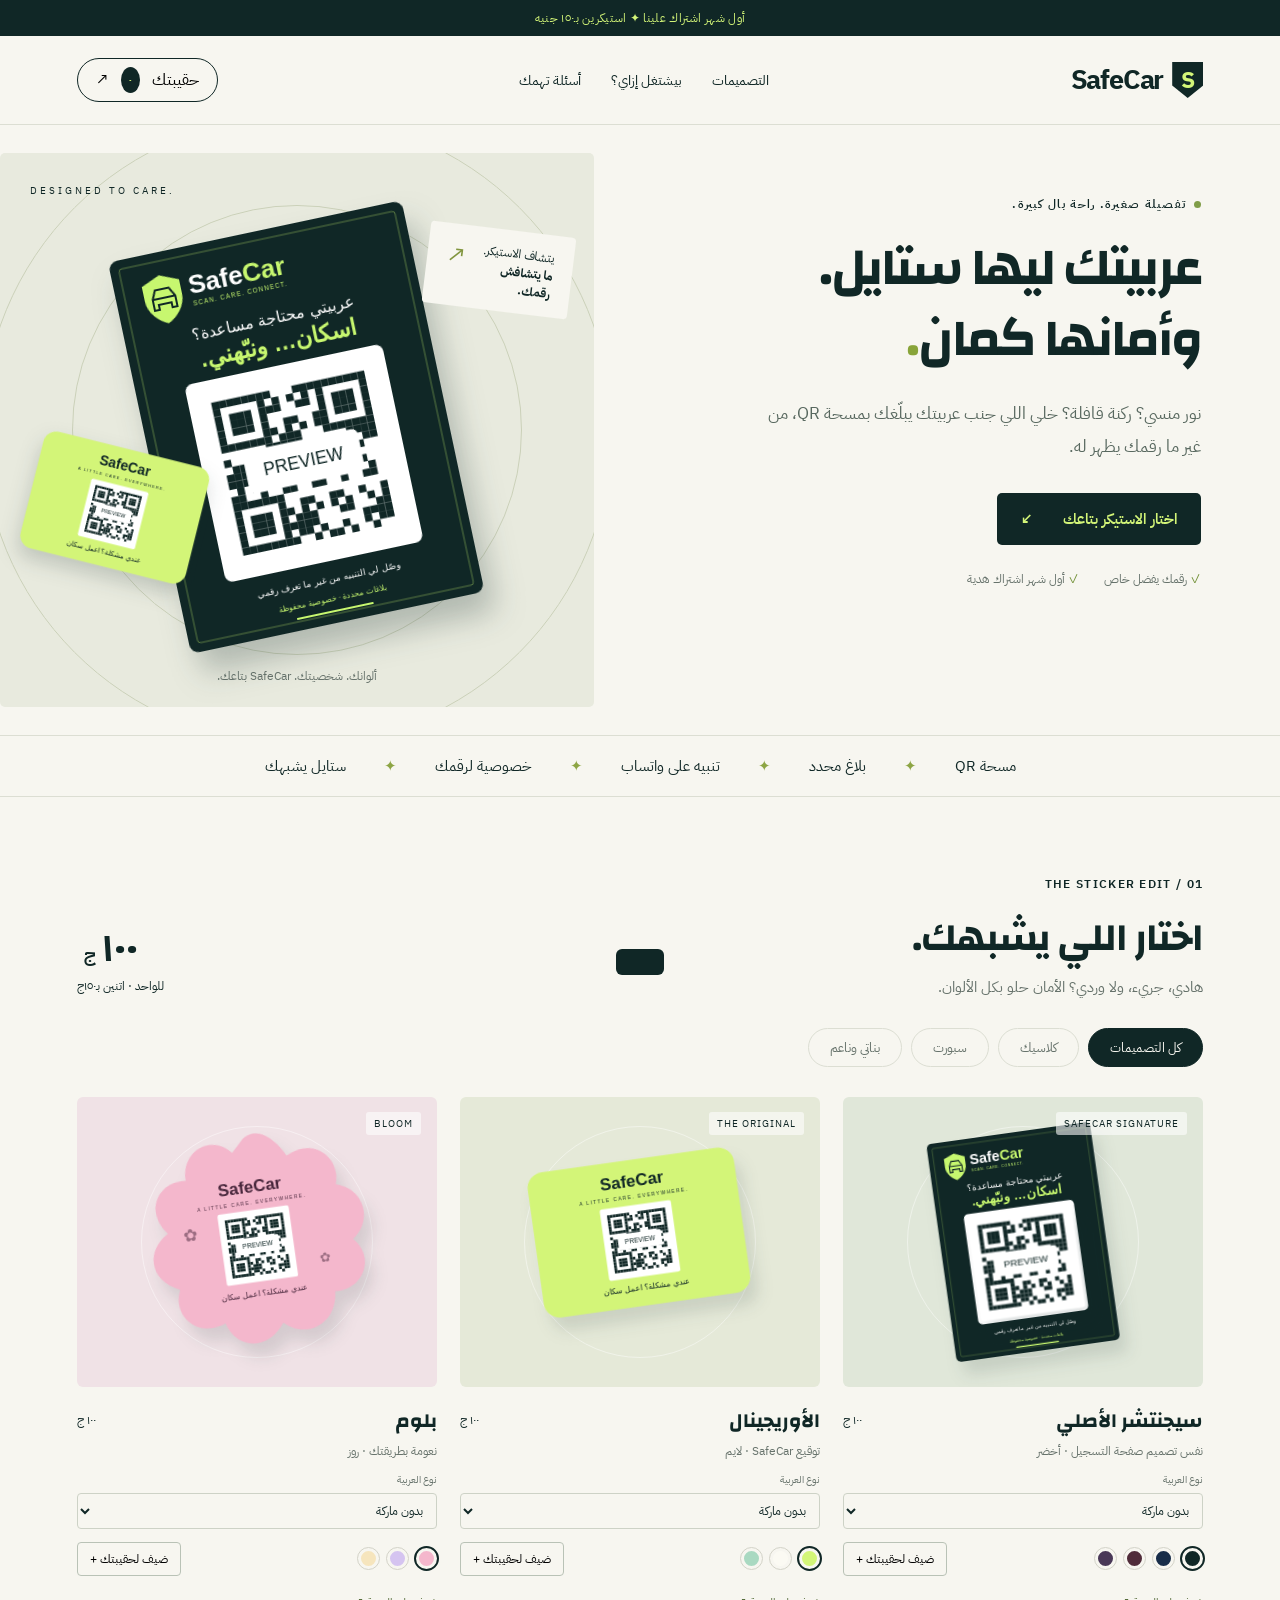
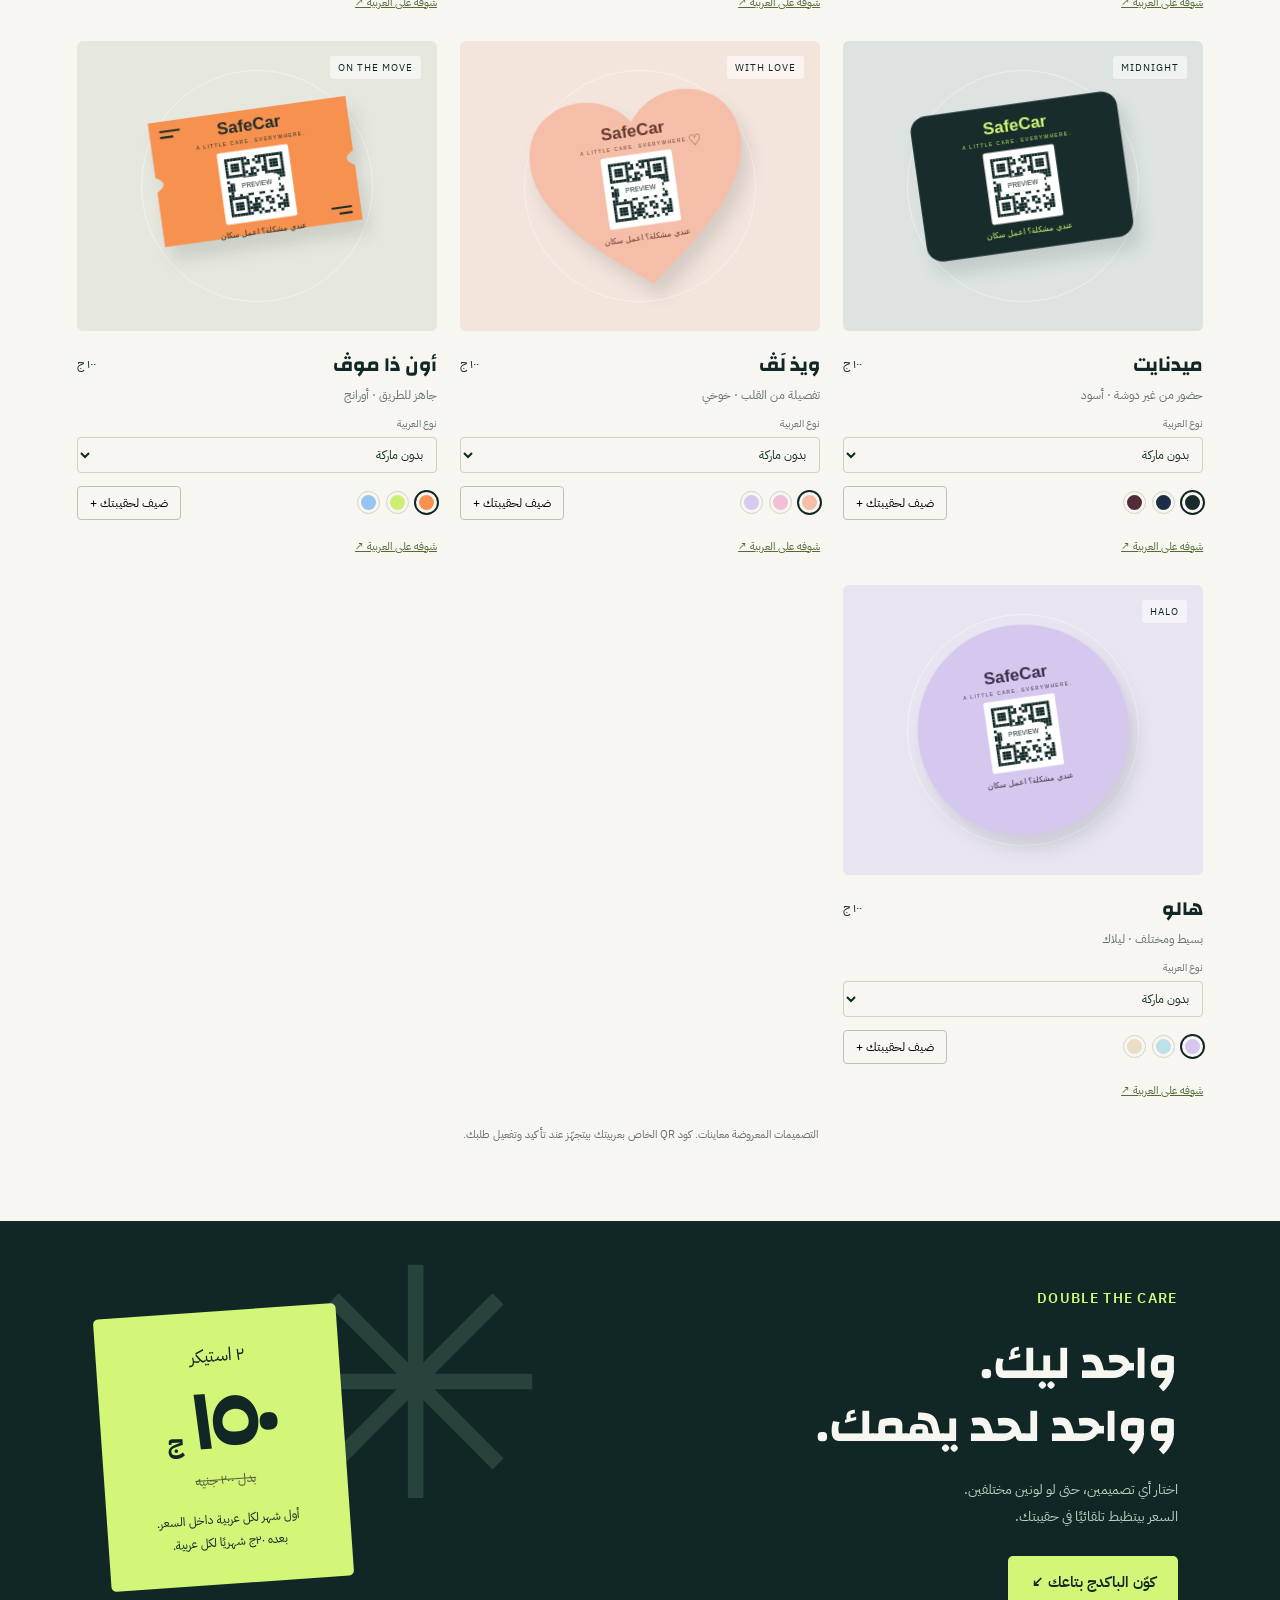
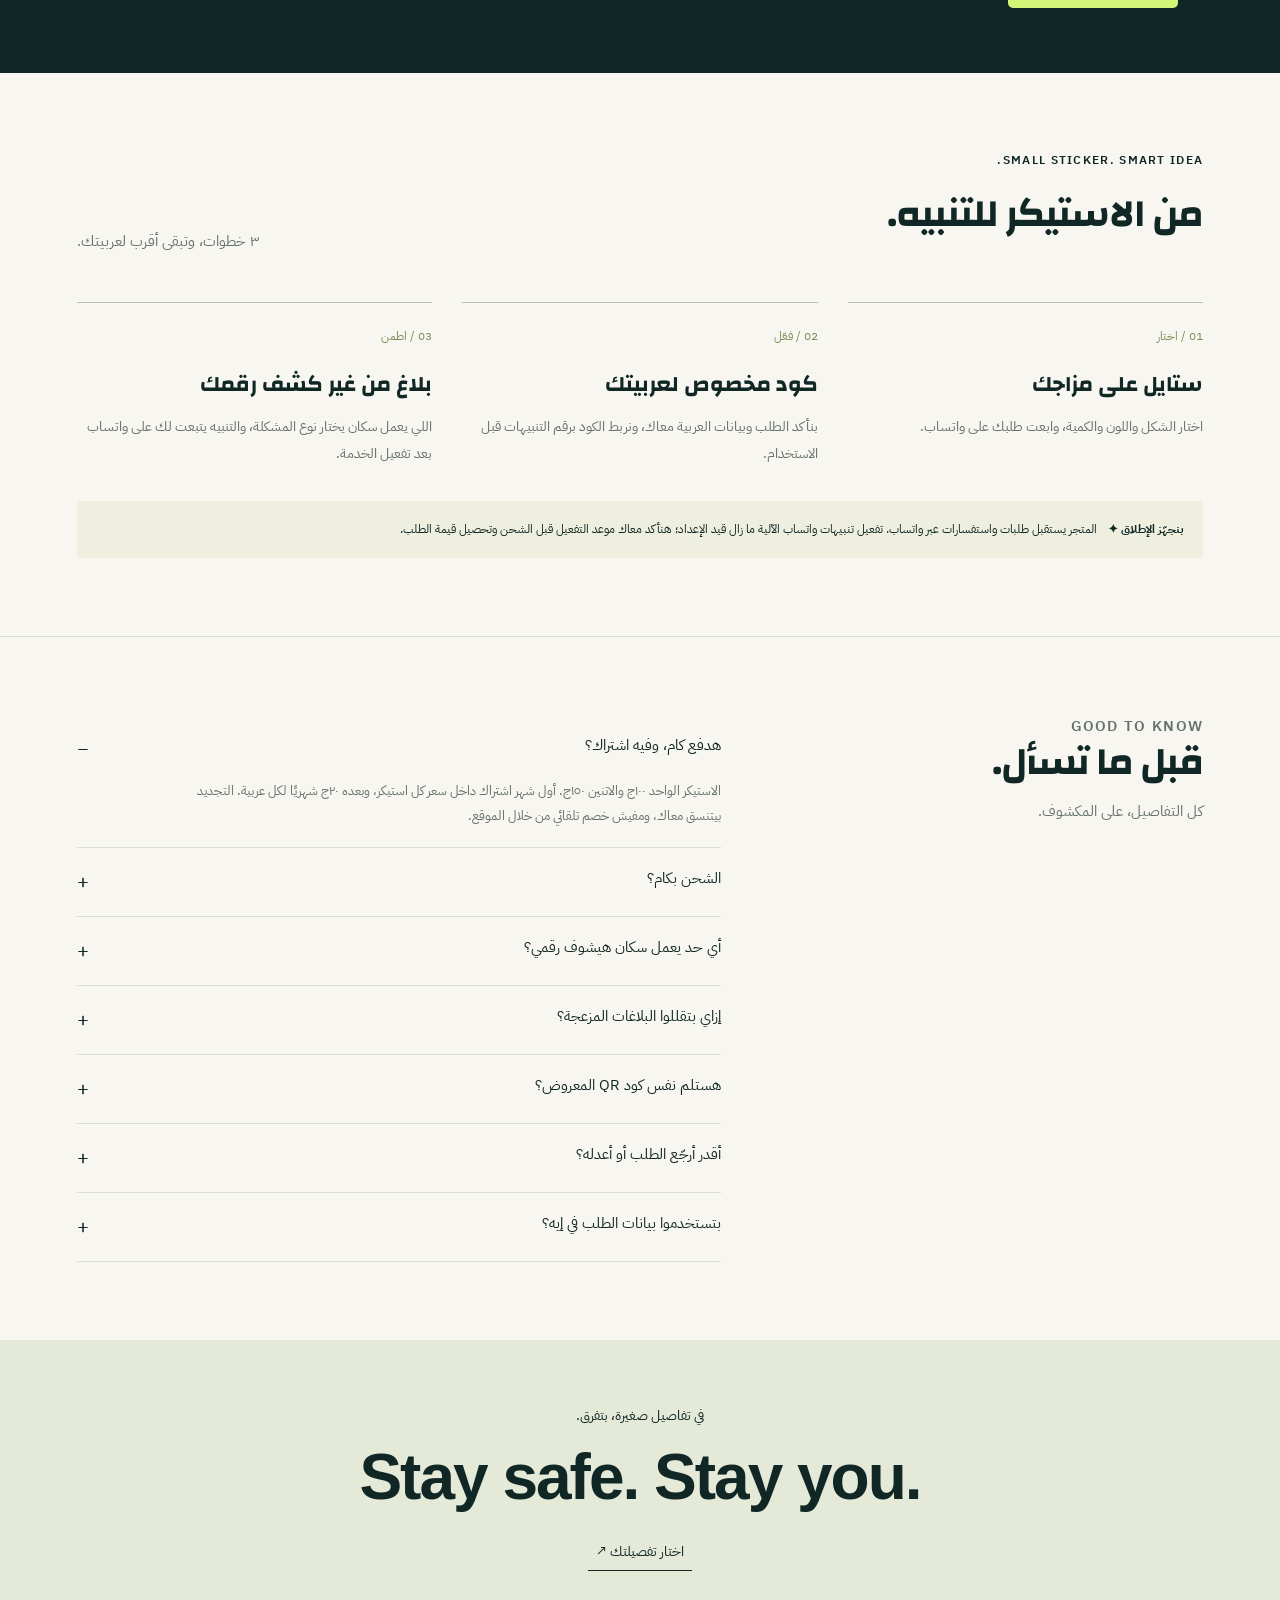
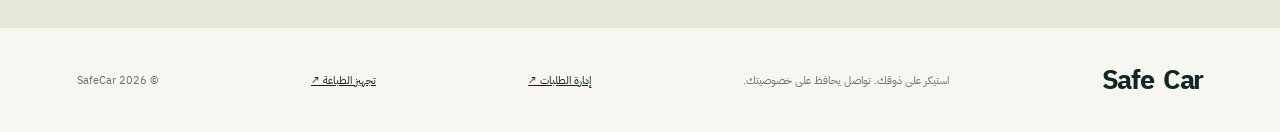
<file: store/index.html>
<!doctype html>
<html lang="ar" dir="rtl"><head><meta charset="utf-8"><meta name="viewport" content="width=device-width,initial-scale=1"><meta name="theme-color" content="#102726"><meta name="description" content="اختار استيكر SafeCar على ذوقك. واحد بـ100 جنيه واتنين بـ150. أول شهر اشتراك هدية، وبعده 20 جنيه لكل عربية شهريًا."><title>SafeCar — أمان عربيتك، على ذوقك</title><link rel="stylesheet" href="style.css"></head>
<body><div class="announcement">أول شهر اشتراك علينا ✦ استيكرين بـ١٥٠ جنيه</div><header><a class="brand" href="#" aria-label="SafeCar الرئيسية"><span class="brand-icon">S</span><span dir="ltr">Safe<span>Car</span></span></a><nav aria-label="القائمة الرئيسية"><a href="#collection">التصميمات</a><a href="#how">بيشتغل إزاي؟</a><a href="#questions">أسئلة تهمك</a></nav><button class="bag" id="bag" aria-label="فتح سلة المشتريات">حقيبتك <span id="count">٠</span> ↗</button></header>
<main><section class="hero"><div class="hero-copy"><p class="eyebrow"><span></span> تفصيلة صغيرة. راحة بال كبيرة.</p><h1>عربيتك ليها ستايل.<br>وأمانها كمان<span class="dot">.</span></h1><p class="lead">نور منسي؟ ركنة قافلة؟ خلي اللي جنب عربيتك يبلّغك بمسحة QR، من غير ما رقمك يظهر له.</p><a class="primary" href="#collection">اختار الاستيكر بتاعك <span>↙</span></a><div class="hero-facts"><span>رقمك يفضل خاص</span><span>أول شهر اشتراك هدية</span></div></div><div class="hero-art" aria-label="نماذج استيكرات SafeCar"><div class="orbit orbit1"></div><div class="orbit orbit2"></div><span class="tiny-label">DESIGNED TO CARE.</span><div id="heroSticker" class="hero-sticker"></div><div id="heroMini" class="hero-mini"></div><div class="float-note"><span>↗</span> يتشاف الاستيكر.<br><b>ما يتشافش رقمك.</b></div><p class="art-caption">ألوانك. شخصيتك. SafeCar بتاعك.</p></div></section>
<div class="ribbon"><span>مسحة QR</span><i>✦</i><span>بلاغ محدد</span><i>✦</i><span>تنبيه على واتساب</span><i>✦</i><span>خصوصية لرقمك</span><i>✦</i><span>ستايل يشبهك</span></div>
<section id="collection" class="collection section"><div class="section-heading"><div><p class="eyebrow">THE STICKER EDIT / 01</p><h2>اختار اللي يشبهك.</h2><p>هادي، جريء، ولا وردي؟ الأمان حلو بكل الألوان.</p></div><div class="offer"><b>١٠٠<span>ج</span></b><small>للواحد · اتنين بـ١٥٠ج</small></div></div><div class="filters" role="group" aria-label="تصفية التصميمات"><button class="active" data-filter="all">كل التصميمات</button><button data-filter="classic">كلاسيك</button><button data-filter="sport">سبورت</button><button data-filter="soft">بناتي وناعم</button></div><div id="products" class="products"></div><p class="preview-note">التصميمات المعروضة معاينات. كود QR الخاص بعربيتك بيتجهّز عند تأكيد وتفعيل طلبك.</p></section>
<section class="bundle section"><div><p class="eyebrow">DOUBLE THE CARE</p><h2>واحد ليك.<br>وواحد لحد يهمك.</h2><p>اختار أي تصميمين، حتى لو لونين مختلفين.<br>السعر بيتظبط تلقائيًا في حقيبتك.</p><a href="#collection" class="primary">كوّن الباكدج بتاعك ↙</a></div><div class="bundle-price"><span>٢ استيكر</span><b>١٥٠<small>ج</small></b><del>بدل ٢٠٠ جنيه</del><p>أول شهر لكل عربية داخل السعر.<br>بعده ٢٠ج شهريًا لكل عربية.</p></div><span class="bundle-star" aria-hidden="true">✳</span></section>
<section id="how" class="section how"><div class="section-heading"><div><p class="eyebrow">SMALL STICKER. SMART IDEA.</p><h2>من الاستيكر للتنبيه.</h2></div><p>٣ خطوات، وتبقى أقرب لعربيتك.</p></div><div class="steps"><article><span>01 / اختار</span><h3>ستايل على مزاجك</h3><p>اختار الشكل واللون والكمية، وابعت طلبك على واتساب.</p></article><article><span>02 / فعّل</span><h3>كود مخصوص لعربيتك</h3><p>بنأكد الطلب وبيانات العربية معاك، ونربط الكود برقم التنبيهات قبل الاستخدام.</p></article><article><span>03 / اطمن</span><h3>بلاغ من غير كشف رقمك</h3><p>اللي يعمل سكان يختار نوع المشكلة، والتنبيه يتبعت لك على واتساب بعد تفعيل الخدمة.</p></article></div><div class="launch-notice"><b>بنجهّز الإطلاق ✦</b> المتجر يستقبل طلبات واستفسارات عبر واتساب. تفعيل تنبيهات واتساب الآلية ما زال قيد الإعداد؛ هنأكد معاك موعد التفعيل قبل الشحن وتحصيل قيمة الطلب.</div></section>
<section id="questions" class="section faq"><div><p class="eyebrow">GOOD TO KNOW</p><h2>قبل ما تسأل.</h2><p>كل التفاصيل، على المكشوف.</p></div><div class="faq-items"><details open><summary>هدفع كام، وفيه اشتراك؟</summary><p>الاستيكر الواحد ١٠٠ج والاتنين ١٥٠ج. أول شهر اشتراك داخل سعر كل استيكر، وبعده ٢٠ج شهريًا لكل عربية. التجديد بيتنسق معاك، ومفيش خصم تلقائي من خلال الموقع.</p></details><details><summary>الشحن بكام؟</summary><p>٦٠ج للقاهرة والجيزة، و٨٠ج لباقي المحافظات. بنأكد إمكانية التوصيل والموعد والعنوان معاك على واتساب قبل تأكيد الطلب.</p></details><details><summary>أي حد يعمل سكان هيشوف رقمي؟</summary><p>صفحة البلاغ ما بتعرضش رقم صاحب العربية. بتسمح باختيار بلاغ محدد لإرسال تنبيه من خلال الخدمة بعد تفعيلها.</p></details><details><summary>إزاي بتقللوا البلاغات المزعجة؟</summary><p>أنواع بلاغات محددة بدل الرسائل المفتوحة، وحدود لتكرار الإرسال، وتصوير من كاميرا صفحة البلاغ. الصورة تساعد في التحقق، لكنها مش ضمان كامل لصحة البلاغ.</p></details><details><summary>هستلم نفس كود QR المعروض؟</summary><p>لا، المعاينات للستايل فقط. لكل عربية كود مختلف بيتجهّز ويتربط ببياناتها عند التفعيل.</p></details><details><summary>أقدر أرجّع الطلب أو أعدله؟</summary><p>تواصل معانا قبل تأكيد الطلب لمعرفة سياسة التعديل والاستبدال والإرجاع المناسبة لحالتك. تفاصيل الطلب والتوصيل والتفعيل بتتأكد على واتساب قبل الدفع.</p></details><details><summary>بتستخدموا بيانات الطلب في إيه؟</summary><p>الموقع بيحفظ اختيارات الحقيبة على جهازك. عند تسجيل الطلب، الاسم والموبايل والعنوان وبيانات العربيات بتتحفظ في نظام SafeCar لتجهيز الطلب والتوصيل والتفعيل، وملفات الطباعة متاحة للإدارة فقط. تقدر تتواصل معانا بشأن تصحيح أو حذف بياناتك. رسالة واتساب لا تُرسل إلا لما تضغط إرسال بنفسك هناك.</p></details></div></section>
<section class="closing"><p>في تفاصيل صغيرة، بتفرق.</p><h2 dir="ltr">Stay safe. Stay you.</h2><a href="#collection">اختار تفصيلتك ↗</a></section></main><footer><a class="brand" href="#" dir="ltr">Safe<span>Car</span></a><p>استيكر على ذوقك. تواصل يحافظ على خصوصيتك.</p><a class="studio-link" href="orders.html">إدارة الطلبات ↗</a><a class="studio-link" href="print.html">تجهيز الطباعة ↗</a><small>© <span id="year"></span> SafeCar</small></footer>
<dialog id="cart"><div class="cart-header"><h2>حقيبتك <span>✦</span></h2><button id="closeCart" aria-label="إغلاق الحقيبة">✕</button></div><div id="cartContent"></div><form id="checkout"><h3>تفاصيل توصيلك</h3><div id="vehicleFields"></div><label>الاسم بالكامل<input name="name" autocomplete="name" minlength="4" maxlength="100" required placeholder="اسم المستلم"></label><div class="form-row"><label>رقم الموبايل<input name="phone" autocomplete="tel" inputmode="numeric" dir="ltr" maxlength="11" pattern="01[0125][0-9]{8}" required placeholder="010xxxxxxxx"></label><label>المحافظة<select name="city" required><option value="">اختار المحافظة</option></select></label></div><label>العنوان بالتفصيل<textarea name="address" autocomplete="street-address" minlength="10" maxlength="350" required placeholder="المنطقة، الشارع، رقم العمارة والدور"></textarea></label><label>ملاحظات <span>(اختياري)</span><input name="note" maxlength="200" placeholder="علامة مميزة أو طلب خاص"></label><div id="orderResult" role="status"></div><div id="totals" aria-live="polite"></div><p class="monthly">أول شهر داخل السعر؛ بعدها <b id="monthly"></b> (٢٠ج لكل عربية شهريًا). الاشتراك منفصل عن إجمالي الطلب الحالي.</p><label class="consent"><input type="checkbox" required> موافق على حفظ بيانات الطلب والعربيات في SafeCar لتجهيز الاستيكرات والتوصيل، وبأكد موافقة أصحاب العربيات وأرقام الطوارئ على حفظ بياناتهم واستقبال تنبيهات الخدمة بعد التفعيل. موعد التفعيل والدفع بيتأكدوا قبل اعتماد الطلب.</label><button class="primary send" type="submit">سجّل الطلب وجهّز الاستيكرات ↗</button><p class="send-note">مش هيتخصم منك أي مبلغ هنا. الطلب لا يتأكد إلا بعد الاتفاق على واتساب.</p></form></dialog><dialog id="carPreview"><div class="cart-header"><h2>تخيّله على عربيتك.</h2><button id="closePreview" aria-label="إغلاق معاينة العربية">✕</button></div><div class="car-scene"><img src="car-windshield.png" alt="معاينة توضيحية لزجاج سيارة فضية"><div id="carSticker"></div></div><div class="scene-controls"><h3 id="sceneTitle"></h3><label>تكبير المعاينة<input id="sceneSize" type="range" min="6" max="12" value="8"></label><p>الصورة توضيحية مولّدة، وليست صورة لماركة محددة. التكبير للمعاينة فقط؛ مقاس الطباعة الأساسي بعرض ٨ سم. مكان اللصق النهائي يُختار بما لا يحجب الرؤية.</p><button id="addPreview" class="primary">اختار التصميم ده +</button></div></dialog><div id="toast" role="status" aria-live="polite"></div><script src="designs.js"></script><script src="qrcode.min.js"></script><script src="app.js"></script></body></html>
</file>
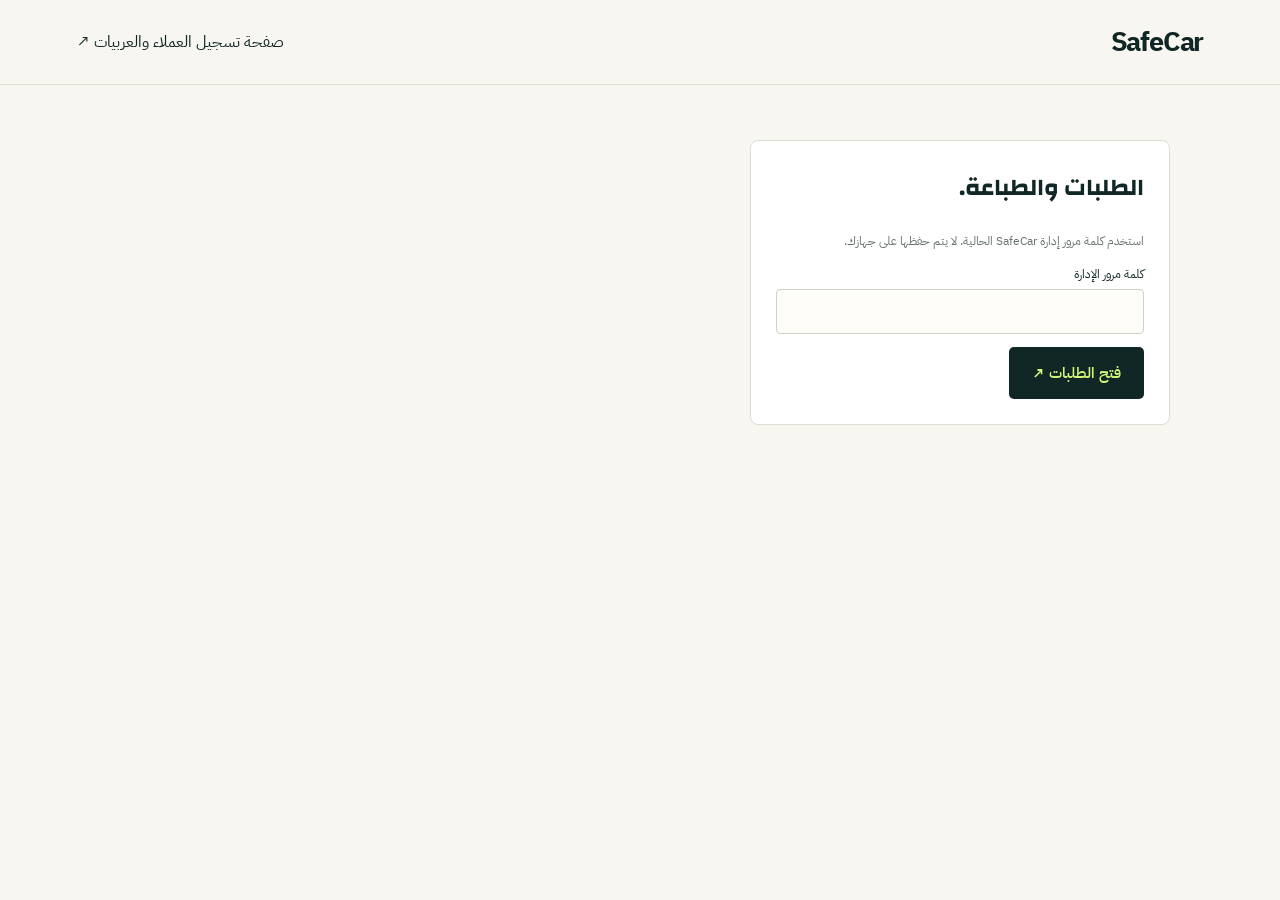
<file: store/orders.html>
<!doctype html><html lang="ar" dir="rtl"><head><meta charset="utf-8"><meta name="viewport" content="width=device-width,initial-scale=1"><meta name="robots" content="noindex"><meta name="referrer" content="no-referrer"><title>SafeCar — إدارة الطلبات والطباعة</title><link rel="stylesheet" href="style.css"><style>.admin-shell{max-width:1100px;margin:35px auto;padding:20px}.login{max-width:420px;padding:25px;border:1px solid var(--line);background:white;border-radius:8px}.admin-list{display:grid;gap:15px}.admin-order,.order-detail{padding:22px;background:white;border:1px solid var(--line);border-radius:8px}.admin-order{display:flex;align-items:center;justify-content:space-between;gap:15px}.admin-order h3{margin:0;font-size:18px}.admin-order p{font-size:12px;margin:5px 0;color:var(--muted)}.order-detail{margin-top:20px}.print-items{display:grid;grid-template-columns:repeat(auto-fit,minmax(210px,1fr));gap:20px}.print-item{background:#eef0e6;padding:20px;border-radius:6px;text-align:center}.print-item svg{max-width:200px;width:100%;height:auto;max-height:260px}.print-item button{font-size:12px;padding:10px;border:1px solid var(--line);background:var(--ink);color:var(--lime);border-radius:4px}.admin-note{font-size:12px;line-height:1.9;color:var(--muted)}#adminMsg{white-space:pre-line;font-size:13px;line-height:1.9}#adminToolbar{display:flex;gap:15px;margin:25px 0;align-items:center}#orderInfo{white-space:pre-line;font-size:13px;line-height:2}</style></head><body><header><a class="brand" href="index.html">SafeCar</a><a href="https://m01111913681-dev.github.io/Safecar/" target="_blank" rel="noopener noreferrer">صفحة تسجيل العملاء والعربيات ↗</a></header><main class="admin-shell"><section class="login" id="adminLogin"><h2>الطلبات والطباعة.</h2><p class="admin-note">استخدم كلمة مرور إدارة SafeCar الحالية. لا يتم حفظها على جهازك.</p><form id="loginForm"><label>كلمة مرور الإدارة<input type="password" id="adminPassword" autocomplete="current-password" required></label><button class="primary">فتح الطلبات ↗</button></form></section><div id="adminMsg" role="status"></div><div id="adminToolbar" hidden><button id="refreshOrders" class="primary">تحديث الطلبات</button><button id="logoutOrders" class="bag">خروج</button></div><section id="orderList" class="admin-list"></section><section id="orderDetail" class="order-detail" hidden><h2>تفاصيل الطلب وملفات الطباعة</h2><p id="orderInfo"></p><p class="admin-note">العربيات بتتسجل تلقائيًا في صفحة تسجيل العملاء بحالة موقوفة لحين مراجعة الطلب والتفعيل. ملفات PNG جاهزة للتنزيل. اختبر QR قبل التسليم. إرسال الملفات على واتساب ينتظر تفعيل الخدمة وقالب الصورة.</p><button id="notifyOwner" class="primary">إرسال ملفات الطلب لواتساب المالك</button><p id="notifyStatus" role="status" class="admin-note"></p><div id="printItems" class="print-items"></div></section></main><script src="designs.js"></script><script src="qrcode.min.js"></script><script src="orders.js"></script></body></html>
</file>
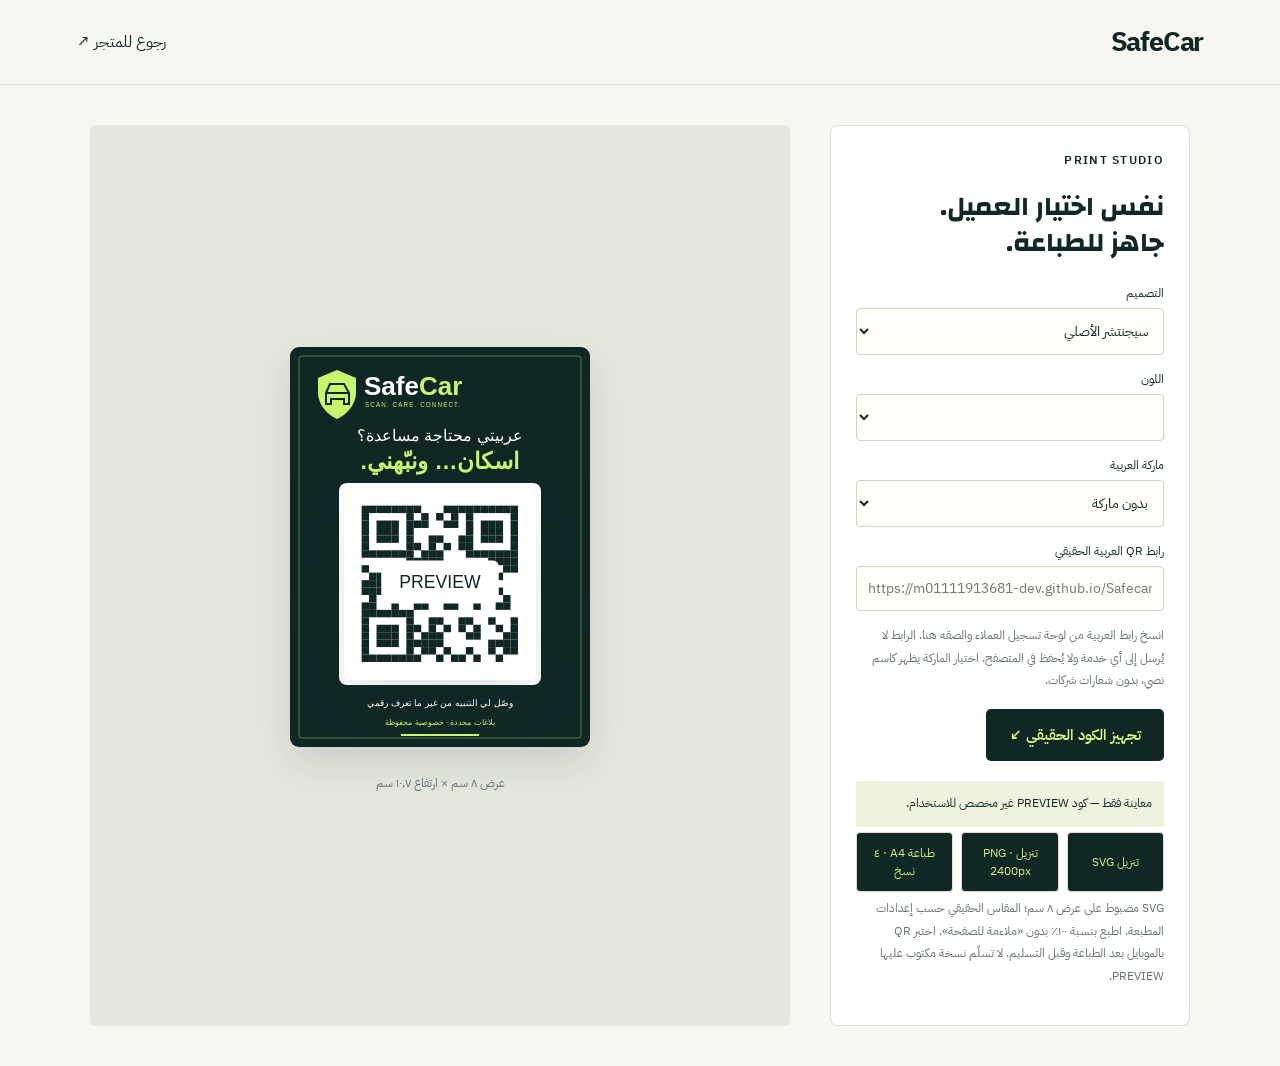
<file: store/print.html>
<!doctype html><html lang="ar" dir="rtl"><head><meta charset="utf-8"><meta name="viewport" content="width=device-width,initial-scale=1"><meta name="robots" content="noindex"><title>SafeCar — تجهيز الاستيكر للطباعة</title><link rel="stylesheet" href="style.css"><style>header{position:static}.studio{display:grid;grid-template-columns:360px 1fr;gap:40px;max-width:1150px;margin:40px auto;padding:0 25px}.controls{background:white;padding:25px;border-radius:8px;border:1px solid var(--line)}.controls h1{font-size:27px;letter-spacing:0}.studio label{margin-top:15px}.studio button{margin:5px 0}.artboard{background:#e6e8df;border-radius:6px;display:flex;flex-direction:column;align-items:center;justify-content:center;padding:25px;min-height:500px}.artboard svg{width:100%;max-width:370px;max-height:510px;filter:drop-shadow(0 15px 20px #10272622)}.studio-note{font-size:12px;line-height:1.9;color:var(--muted)}.export-row{display:flex;gap:8px;flex-wrap:wrap}.export-row button{flex:1;border:1px solid var(--line);padding:11px;background:var(--ink);color:var(--lime);border-radius:4px;font-size:12px}.status{font-size:12px;line-height:1.8;padding:12px;background:#eef2df;margin-top:15px}.print-sheet{display:none}#qrHolder{position:fixed;left:-99999px}.artboard p{font-size:12px;color:var(--muted);margin-top:20px}@media(max-width:750px){.studio{grid-template-columns:1fr;padding:0 15px;gap:20px;margin-top:20px}.artboard{grid-row:1;min-height:350px}.artboard svg{max-height:320px}}@page{size:A4;margin:10mm}@media print{body>*:not(.print-sheet){display:none!important}.print-sheet{display:grid;grid-template-columns:80mm 80mm;gap:5mm;direction:ltr}.print-sheet svg{display:block;width:80mm;height:auto;outline:.1mm dashed #aaa;break-inside:avoid}body{background:white;-webkit-print-color-adjust:exact;print-color-adjust:exact}}</style></head><body><header><a class="brand" href="index.html">SafeCar</a><a href="index.html">رجوع للمتجر ↗</a></header><main class="studio"><section class="controls"><p class="eyebrow">PRINT STUDIO</p><h1>نفس اختيار العميل.<br>جاهز للطباعة.</h1><label>التصميم<select id="design"></select></label><label>اللون<select id="color"></select></label><label>ماركة العربية<select id="car"></select></label><label>رابط QR العربية الحقيقي<input id="qrUrl" type="url" dir="ltr" autocomplete="off" placeholder="https://m01111913681-dev.github.io/Safecar/?t=..."></label><p class="studio-note">انسخ رابط العربية من لوحة تسجيل العملاء والصقه هنا. الرابط لا يُرسل إلى أي خدمة ولا يُحفظ في المتصفح. اختيار الماركة يظهر كاسم نصي، بدون شعارات شركات.</p><button id="build" class="primary">تجهيز الكود الحقيقي ↙</button><div id="printStatus" class="status" role="status">معاينة فقط — كود PREVIEW غير مخصص للاستخدام.</div><div class="export-row"><button id="svgDownload">تنزيل SVG</button><button id="pngDownload">تنزيل PNG · 2400px</button><button id="printSheet">طباعة A4 · ٤ نسخ</button></div><p class="studio-note">SVG مضبوط على عرض ٨ سم؛ المقاس الحقيقي حسب إعدادات المطبعة. اطبع بنسبة ١٠٠٪ بدون «ملاءمة للصفحة». اختبر QR بالموبايل بعد الطباعة وقبل التسليم. لا تسلّم نسخة مكتوب عليها PREVIEW.</p></section><section class="artboard"><div id="printArt"></div><p id="dimensions"></p></section></main><div id="qrHolder"></div><div class="print-sheet" id="sheet"></div><script src="designs.js"></script><script src="qrcode.min.js"></script><script src="print.js"></script></body></html>
</file>
<file: store/style.css>
@import url('https://fonts.googleapis.com/css2?family=Changa:wght@400;500;600;700;800&family=IBM+Plex+Sans+Arabic:wght@400;500;600;700&display=swap');
:root{--ink:#102726;--lime:#d3f578;--paper:#f7f6f0;--muted:#66726b;--line:#dcded3}*{box-sizing:border-box}html{scroll-behavior:smooth;scroll-padding-top:95px}body{margin:0;background:var(--paper);color:var(--ink);font-family:'IBM Plex Sans Arabic',Tahoma,sans-serif}button,input,select,textarea{font:inherit}button,a{-webkit-tap-highlight-color:transparent}button{cursor:pointer}a{color:inherit;text-decoration:none}button:focus-visible,a:focus-visible{outline:3px solid #ca5f91;outline-offset:5px}.announcement{background:var(--ink);color:var(--lime);text-align:center;font-size:12px;padding:9px;letter-spacing:.3px}header{display:flex;align-items:center;justify-content:space-between;padding:22px 6%;border-bottom:1px solid var(--line);background:var(--paper);position:sticky;top:0;z-index:10}.brand{display:flex;gap:9px;align-items:center;font-size:27px;font-weight:800;letter-spacing:-1.2px}.brand span span,.brand>span:not(.brand-icon):last-child{color:inherit}.brand sup{font-size:10px;vertical-align:top;letter-spacing:0}.brand-icon{display:grid;place-items:center;width:31px;height:36px;background:var(--ink);color:var(--lime);font-size:23px;clip-path:polygon(0 0,100% 0,100% 65%,50% 100%,0 65%)}nav{display:flex;gap:30px;font-size:14px}nav a:hover{color:#748e30}.bag{border:1px solid var(--ink);background:transparent;border-radius:30px;padding:9px 18px}.bag span{background:var(--ink);color:var(--lime);border-radius:50%;padding:1px 7px;margin:0 8px}.hero{display:grid;grid-template-columns:1.05fr 1fr;min-height:610px;max-width:1500px;margin:auto}.hero-copy{padding:70px 12% 65px 7%}.eyebrow{font-size:12px;font-weight:600;letter-spacing:1.3px;margin:0 0 20px;display:flex;gap:8px;align-items:center}.eyebrow>span{width:7px;height:7px;border-radius:50%;background:#809d48}h1,h2,h3,p{margin-top:0}h1,h2,h3{font-family:Changa,Tahoma,sans-serif}h1{font-size:clamp(40px,4.1vw,66px);line-height:1.35;letter-spacing:-2px;margin-bottom:22px;font-weight:700}.dot{color:#88a439}.lead{font-size:17px;line-height:1.95;max-width:440px;color:#58685f;margin-bottom:30px}.primary{display:inline-flex;justify-content:space-between;align-items:center;gap:30px;background:var(--ink);color:var(--lime);border:0;border-radius:5px;padding:15px 23px;font-weight:600;font-size:15px}.primary:hover{background:#284940}.hero-facts{display:flex;gap:25px;margin-top:25px;font-size:12px;color:var(--muted)}.hero-facts span:before{content:'✓ ';color:#739239}.hero-art{position:relative;overflow:hidden;display:flex;align-items:center;justify-content:center;background:#e8eade;margin:28px 30px 28px 0;border-radius:5px;min-height:520px}.orbit{position:absolute;border:1px solid #cbd1b9;border-radius:50%;width:450px;height:450px}.orbit2{width:630px;height:630px}.tiny-label{position:absolute;top:30px;left:30px;font-size:10px;letter-spacing:3px;direction:ltr}.hero-sticker{width:300px;transform:rotate(-12deg);filter:drop-shadow(8px 22px 15px #10272640);z-index:2}.hero-mini{position:absolute;width:180px;left:22px;bottom:95px;transform:rotate(14deg);filter:drop-shadow(0 10px 10px #10272630);z-index:3}.float-note{position:absolute;right:22px;top:76px;background:var(--paper);padding:14px 19px;font-size:12px;border-radius:4px;transform:rotate(7deg);z-index:4}.float-note span{float:left;margin-right:16px;font-size:24px;color:#81953e}.art-caption{position:absolute;bottom:10px;font-size:12px;color:var(--muted)}.ribbon{display:flex;justify-content:center;align-items:center;gap:38px;border-block:1px solid var(--line);padding:19px;font-size:15px;overflow:hidden;white-space:nowrap}.ribbon i{color:#8da544;font-style:normal}.section{max-width:1380px;margin:auto;padding:78px 6%}.section-heading{display:flex;justify-content:space-between;align-items:end;margin-bottom:30px}.section-heading h2,.faq h2{font-size:39px;line-height:1.3;margin-bottom:12px;letter-spacing:-1px}.section-heading p:not(.eyebrow),.faq>div>p{color:var(--muted);font-size:15px;margin-bottom:0}.offer{text-align:left;padding-bottom:3px}.offer b{font-size:41px;line-height:1}.offer b span{font-size:18px;margin:7px}.offer small{display:block;font-size:12px;margin-top:9px}.filters{display:flex;gap:9px;margin:30px 0}.filters button{border:1px solid var(--line);background:transparent;border-radius:40px;padding:9px 21px;color:var(--muted);font-size:13px}.filters .active{color:var(--paper);background:var(--ink);border-color:var(--ink)}.products{display:grid;grid-template-columns:repeat(3,1fr);gap:30px 23px}.product-image{height:290px;display:grid;place-items:center;position:relative;border-radius:6px;overflow:hidden}.product-image:after{content:'';width:230px;height:230px;border:1px solid #ffffff70;border-radius:50%;position:absolute;pointer-events:none}.product-image svg{width:69%;max-height:220px;filter:drop-shadow(6px 14px 8px #10272620);transform:rotate(-8deg);transition:transform .35s;z-index:1}.product:hover .product-image svg{transform:rotate(0) translateY(-4px)}.product-label{position:absolute;top:15px;right:16px;font-size:10px;letter-spacing:1px;z-index:2;background:#ffffff95;border-radius:3px;padding:4px 8px}.product-title{display:flex;justify-content:space-between;align-items:center;padding-top:15px}.product-title h3{font-size:20px;margin:0}.product-title small{font-size:12px}.product-sub{font-size:12px;color:var(--muted);margin:3px 0 12px}.product-bottom{display:flex;justify-content:space-between;align-items:center;gap:8px}.swatches{display:flex;gap:8px}.swatch{width:21px;height:21px;border-radius:50%;border:3px solid var(--paper);outline:1px solid #d3d3c8;padding:0;background:var(--swatch)}.swatch.selected{outline:2px solid var(--ink)}.add{background:transparent;border:1px solid #b9c2b6;border-radius:4px;padding:7px 12px;font-size:12px}.add:hover{background:var(--ink);color:var(--lime)}.preview-note{text-align:center;font-size:11px;color:var(--muted);margin:27px 0 0}.bundle{position:relative;overflow:hidden;background:var(--ink);color:var(--paper);max-width:none;padding:65px max(8%,calc((100vw - 1190px)/2));display:flex;justify-content:space-between;gap:30px}.bundle h2{font-size:48px;line-height:1.3;margin:0 0 20px}.bundle .eyebrow{color:var(--lime)}.bundle p{font-size:14px;line-height:1.9;color:#c0cec2}.bundle .primary{background:var(--lime);color:var(--ink);margin-top:12px}.bundle-price{background:var(--lime);color:var(--ink);padding:30px 50px;transform:rotate(-4deg);text-align:center;align-self:center;position:relative;z-index:1;border-radius:5px}.bundle-price>span{font-size:18px}.bundle-price b{display:block;font-size:90px;line-height:1.1;letter-spacing:-5px}.bundle-price small{font-size:25px;letter-spacing:0;margin-right:8px}.bundle-price del{color:#52623f;font-size:13px}.bundle-price p{color:var(--ink);margin:17px 0 0;font-size:12px}.bundle-star{position:absolute;font-size:320px;left:22%;top:10px;line-height:1;color:#27433c}.steps{display:grid;grid-template-columns:repeat(3,1fr);gap:30px;margin-top:50px}.steps article{border-top:1px solid #b9c2b6;padding:20px 0}.steps article>span{font-size:12px;color:#7b8e53}.steps h3{font-size:22px;margin:17px 0 10px}.steps p{font-size:14px;line-height:1.9;color:var(--muted)}.launch-notice{padding:17px 20px;background:#eeefdf;border-radius:4px;font-size:12px;line-height:1.9}.launch-notice b{margin-left:8px}.faq{border-top:1px solid var(--line);display:grid;grid-template-columns:1fr 1.6fr;gap:80px}.faq details{border-bottom:1px solid var(--line);padding:19px 0}.faq summary{font-size:15px;cursor:pointer;list-style:none;display:flex;justify-content:space-between;gap:15px}.faq summary:after{content:'+';font-size:20px}.faq details[open] summary:after{content:'−'}.faq details p{font-size:13px;color:var(--muted);line-height:1.9;margin:15px 0 0;max-width:540px}.closing{text-align:center;background:#e5e9d8;padding:65px 20px}.closing p{font-size:14px}.closing h2{font-size:clamp(30px,5vw,65px);font-family:Arial,sans-serif;font-weight:600;letter-spacing:-2px;margin-bottom:25px}.closing a{border-bottom:1px solid;font-size:14px;padding:8px}footer{display:flex;align-items:center;justify-content:space-between;gap:25px;padding:32px 6%}footer p,footer small{font-size:11px;color:var(--muted);margin:0}dialog{position:fixed;inset:0  auto 0 0;margin:0;max-height:100dvh;height:100dvh;width:min(520px,100%);max-width:100%;border:0;background:var(--paper);color:var(--ink);padding:24px;overflow-y:auto}dialog::backdrop{background:#10272688;backdrop-filter:blur(4px)}.cart-header{display:flex;justify-content:space-between;align-items:center;border-bottom:1px solid var(--line);padding-bottom:10px}.cart-header h2{font-size:24px;margin:0}.cart-header h2 span{color:#9aaf5d}.cart-header button{border:0;background:transparent;font-size:22px;padding:10px}.cart-line{display:flex;gap:15px;align-items:center;border-bottom:1px solid var(--line);padding:20px 0}.cart-line svg{width:100px;max-height:90px}.cart-line h3{font-size:16px;margin:0}.cart-line p{font-size:12px;margin:4px 0;color:var(--muted)}.quantity{display:flex;align-items:center;gap:10px;margin-right:auto;direction:ltr}.quantity button{width:27px;height:27px;border:1px solid var(--line);background:transparent;border-radius:50%}.empty{text-align:center;padding:50px 10px;color:var(--muted)}#checkout h3{font-size:19px;margin:25px 0 15px}label{display:block;font-size:12px;margin-bottom:13px}label>span{color:var(--muted)}input:not([type=checkbox]),select,textarea{display:block;width:100%;border:1px solid #cdd2c6;background:#fffdf8;padding:11px;border-radius:4px;margin-top:6px;outline-color:#879f46;color:var(--ink);font-size:14px}textarea{resize:vertical;min-height:75px}.form-row{display:grid;grid-template-columns:1fr 1fr;gap:13px}.total-row{display:flex;justify-content:space-between;font-size:13px;margin:9px 0}.grand{font-size:18px;border-top:1px solid var(--line);padding-top:13px;margin-top:15px;font-weight:700}.saving{color:#647f2c}.monthly{font-size:12px;line-height:1.9;background:#e9edda;padding:12px;margin:16px 0}.consent{display:flex;gap:8px;align-items:start;font-size:11px;line-height:1.8}.consent input{accent-color:var(--ink);margin-top:5px;flex-shrink:0}.send{width:100%;justify-content:center}.send-note{font-size:10px;text-align:center;color:var(--muted);line-height:1.8;margin:10px 0}.cart-sub{font-size:11px;color:var(--muted)}#toast{position:fixed;bottom:25px;left:50%;transform:translateX(-50%) translateY(100px);background:var(--ink);color:var(--lime);padding:13px 24px;border-radius:6px;z-index:30;transition:transform .2s;font-size:13px;pointer-events:none;width:max-content;max-width:90%}#toast.visible{transform:translateX(-50%) translateY(0)}@media(min-width:1500px){.hero-art{margin-left:5%}}@media(max-width:850px){header{padding:16px 5%}nav{gap:15px;font-size:12px}.hero{grid-template-columns:1fr 1fr;min-height:500px}.hero-copy{padding:50px 10% 35px 5%}.hero-art{margin:20px 10px 20px 0;min-height:420px}.hero-sticker{width:220px}.hero-mini{width:125px;bottom:75px;left:10px}.float-note{top:35px;right:10px;font-size:10px}.hero-facts{gap:10px;font-size:10px}h1{font-size:37px}.lead{font-size:14px}.products{gap:25px 16px}.product-image{height:220px}.product-title h3{font-size:17px}.swatches{gap:6px}.add{padding:6px 8px;font-size:11px}.ribbon{gap:23px;font-size:13px}.faq{gap:30px}.bundle-price{padding:25px 30px}.bundle h2{font-size:40px}}@media(max-width:600px){nav{display:none}.brand{font-size:25px}.bag{padding:7px 13px;font-size:12px}.hero{display:flex;flex-direction:column}.hero-copy{padding:40px 6% 28px}.eyebrow{font-size:10px;margin-bottom:16px}h1{font-size:43px}.lead{font-size:15px;max-width:340px}.primary{padding:13px 20px}.hero-facts{font-size:11px;gap:20px}.hero-art{margin:0 5% 24px;min-height:365px}.hero-sticker{width:245px}.hero-mini{width:145px;left:20px;bottom:55px}.float-note{right:20px;top:32px}.tiny-label{top:24px;left:20px;font-size:8px}.art-caption{font-size:10px;bottom:0}.ribbon{gap:17px;font-size:11px;justify-content:flex-start;padding:16px}.section{padding:48px 5%}.section-heading{gap:15px}.section-heading h2,.faq h2{font-size:29px}.section-heading p:not(.eyebrow){font-size:12px}.offer b{font-size:30px}.offer small{font-size:10px;white-space:nowrap}.filters{gap:6px;margin:24px 0;overflow-x:auto}.filters button{font-size:11px;padding:7px 14px;white-space:nowrap}.products{grid-template-columns:repeat(2,1fr);gap:24px 13px}.product-image{height:190px}.product-image svg{width:82%;max-height:155px}.product-image:after{width:160px;height:160px}.product-label{font-size:8px;right:10px;top:10px;padding:3px 6px}.product-title h3{font-size:16px}.product-title small{font-size:10px}.product-sub{font-size:10px}.product-bottom{flex-wrap:wrap;gap:12px}.swatch{width:19px;height:19px}.add{width:100%;padding:9px;font-size:11px}.preview-note{font-size:10px}.bundle{padding:40px 6%;gap:20px;align-items:center}.bundle h2{font-size:30px}.bundle p{font-size:11px}.bundle .primary{font-size:11px;gap:8px;padding:12px}.bundle-price{padding:23px 15px;min-width:140px}.bundle-price b{font-size:64px}.bundle-price>span{font-size:13px}.bundle-price p{font-size:10px}.bundle-star{left:12%;font-size:200px;top:40px}.steps{grid-template-columns:1fr;gap:8px;margin-top:30px}.steps h3{margin:10px 0 7px;font-size:22px}.steps p{margin:0;font-size:13px}.steps article{padding:18px 0}.launch-notice{font-size:11px;margin-top:14px}.how .section-heading{display:block}.how .section-heading>p{margin-top:15px}.faq{grid-template-columns:1fr;gap:15px}.faq summary{font-size:14px}.closing{padding:45px 15px}.closing h2{font-size:38px}footer{flex-wrap:wrap;padding:25px 6%;gap:15px}footer p{order:3;width:100%}.form-row{grid-template-columns:1fr}.cart-line svg{width:80px}.cart-line{gap:10px}}@media(prefers-reduced-motion:reduce){*{scroll-behavior:auto!important;transition:none!important}}
.product-svg{width:100%;display:flex;justify-content:center}

.car-label{font-size:10px;color:var(--muted);margin:8px 0 13px}.car-label select{padding:7px 9px;font-size:12px;background:transparent}.studio-link{font-size:11px;text-decoration:underline}

.view-car{width:100%;border:0;background:transparent;text-align:right;color:#536b38;text-decoration:underline;font-size:11px;padding:10px 0 0}.product-bottom{flex-wrap:wrap}.product-bottom .swatches{order:0}.product-bottom .add{order:1}.product-bottom .view-car{order:2}#carPreview{inset:0;margin:auto;width:min(900px,96%);height:fit-content;max-height:95dvh;padding:18px;border-radius:8px}.car-scene{position:relative;margin-top:15px;direction:ltr;border-radius:5px;overflow:hidden}.car-scene>img{width:100%;display:block}.car-scene #carSticker{position:absolute;width:8%;right:18%;top:43%;transform:rotate(-2deg) skewX(4deg);filter:drop-shadow(1px 2px 2px #0003)}#carSticker svg{display:block;width:100%;height:auto}.scene-controls{padding:16px 8px}.scene-controls h3{margin:0 0 10px;font-size:18px}.scene-controls label{max-width:300px}.scene-controls p{font-size:11px;color:var(--muted);line-height:1.8}.scene-controls input[type=range]{padding:0;accent-color:var(--ink);border:0}.scene-controls .primary{font-size:12px}

.vehicle-form{border:1px solid var(--line);padding:13px;border-radius:5px;margin:13px 0;background:#eeefdf}.vehicle-form h4{font-size:13px;margin:0 0 12px}.vehicle-form label{font-size:11px}#orderResult{font-size:12px;line-height:1.9;margin:12px 0}#orderResult a{display:inline-block;padding:10px;background:#d3f578;color:#102726;text-decoration:underline;margin-top:10px}button:disabled{opacity:.6;cursor:wait}

[hidden]{display:none!important}
</file>
